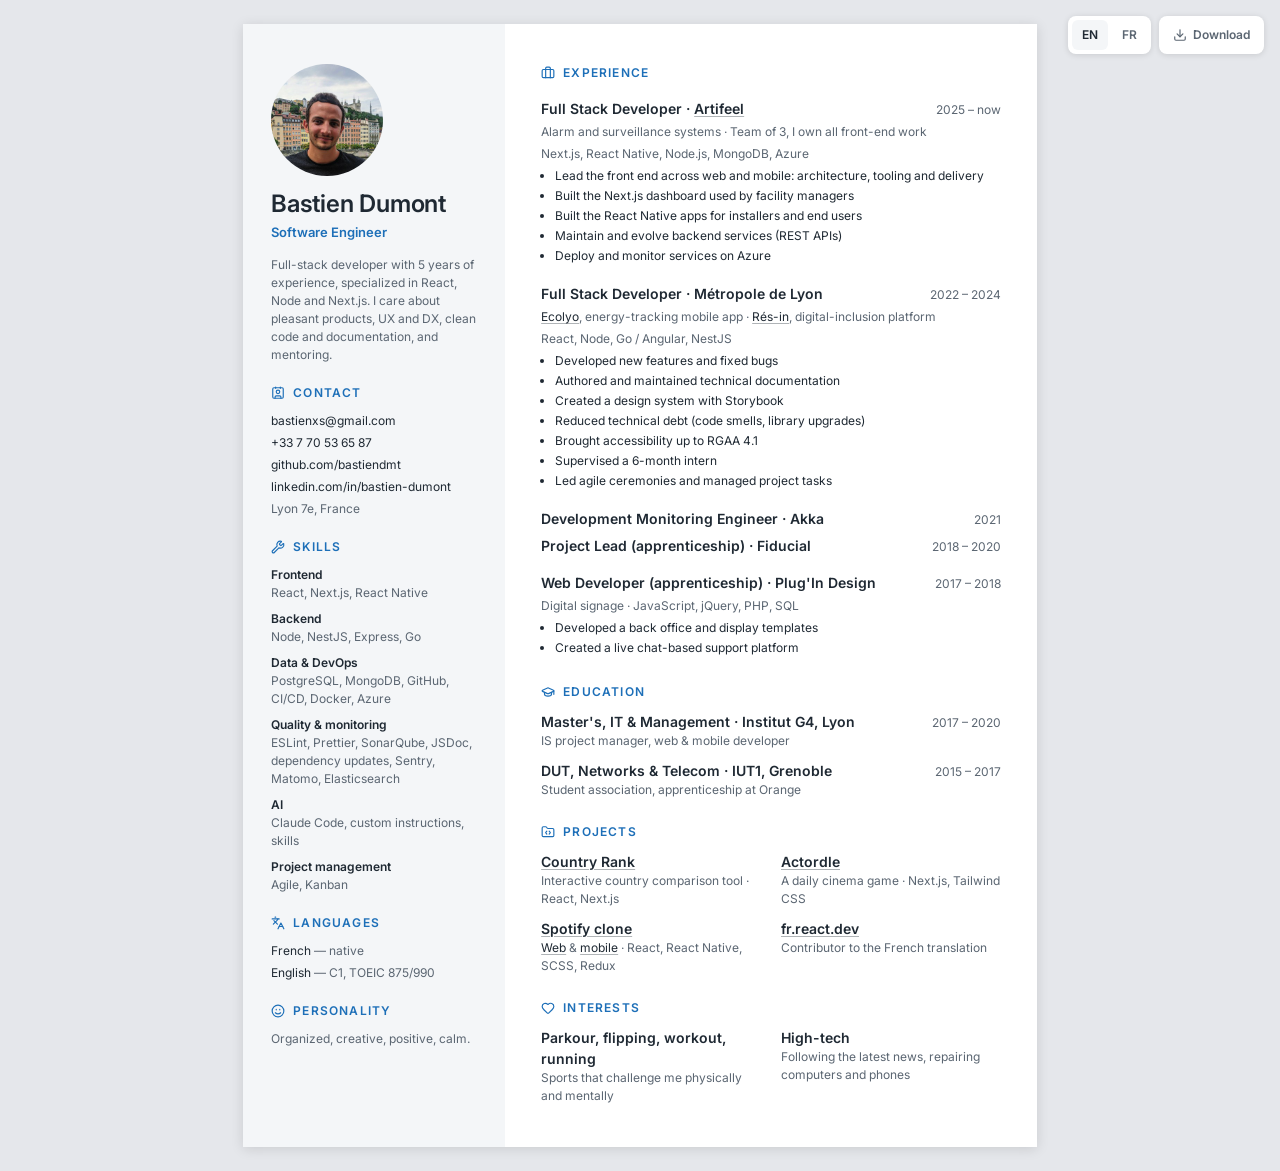
<file: index.html>
<!doctype html>
<html lang="en">
<head>
<meta charset="utf-8">
<meta name="viewport" content="width=device-width, initial-scale=1">
<link rel="alternate" hreflang="en" href="index.html">
<link rel="alternate" hreflang="fr" href="fr.html">
<title>Bastien Dumont — Software Engineer</title>
<link rel="preconnect" href="https://fonts.googleapis.com">
<link rel="preconnect" href="https://fonts.gstatic.com" crossorigin>
<link href="https://fonts.googleapis.com/css2?family=Inter:wght@400;600&display=swap" rel="stylesheet">
<link rel="stylesheet" href="style.css">
<link rel="icon" href="favicon.ico" sizes="32x32">
<link rel="icon" href="favicon-32.png" sizes="32x32" type="image/png">
<link rel="icon" href="favicon.svg" sizes="any" type="image/svg+xml">
<link rel="apple-touch-icon" href="apple-touch-icon.png" sizes="180x180">
</head>
<body>
<div class="toolbar">
<nav class="lang" aria-label="Language">
  <a href="index.html" hreflang="en" aria-current="page">EN</a>
  <a href="fr.html" hreflang="fr">FR</a>
</nav>
<a class="pdf" href="cv-bastien-dumont-software-engineer-en.pdf" download><svg viewBox="0 0 24 24" width="14" height="14" fill="none" stroke="currentColor" stroke-width="2" stroke-linecap="round" stroke-linejoin="round" aria-hidden="true"><path d="M12 15V3" /><path d="M21 15v4a2 2 0 0 1-2 2H5a2 2 0 0 1-2-2v-4" /><path d="m7 10 5 5 5-5" /></svg>Download</a>
</div>
<div class="page">

  <aside>
    <div class="intro">
      <img class="photo" src="photo.jpg" alt="Portrait of Bastien Dumont">
      <div>
        <h1>Bastien Dumont</h1>
        <p class="role">Software Engineer</p>
      </div>
      <p class="muted">Full-stack developer with 5 years of experience, specialized in React, Node and Next.js. I care about pleasant products, UX and DX, clean code and documentation, and mentoring.</p>
    </div>

    <section>
      <h2><svg class="icon" viewBox="0 0 24 24" aria-hidden="true"><path d="M16 2v2" /><path d="M7 21v-2a2 2 0 012-2h6a2 2 0 012 2v2" /><path d="M8 2v2" /><circle cx="12" cy="10" r="3" /><rect x="3" y="3" width="18" height="18" rx="2" /></svg>Contact</h2>
      <div class="stack-tight">
        <a href="mailto:bastienxs@gmail.com">bastienxs@gmail.com</a>
        <a href="tel:+33770536587">+33 7 70 53 65 87</a>
        <a href="https://github.com/bastiendmt">github.com/bastiendmt</a>
        <a href="https://linkedin.com/in/bastien-dumont">linkedin.com/in/bastien-dumont</a>
        <span class="muted">Lyon 7e, France</span>
      </div>
    </section>

    <section>
      <h2><svg class="icon" viewBox="0 0 24 24" aria-hidden="true"><path d="M14.7 6.3a1 1 0 0 0 0 1.4l1.6 1.6a1 1 0 0 0 1.4 0l3.106-3.105c.32-.322.863-.22.983.218a6 6 0 0 1-8.259 7.057l-7.91 7.91a1 1 0 0 1-2.999-3l7.91-7.91a6 6 0 0 1 7.057-8.259c.438.12.54.662.219.984z" /></svg>Skills</h2>
      <div class="stack-skills">
        <div><div class="label">Frontend</div><div class="muted">React, Next.js, React Native</div></div>
        <div><div class="label">Backend</div><div class="muted">Node, NestJS, Express, Go</div></div>
        <div><div class="label">Data &amp; DevOps</div><div class="muted">PostgreSQL, MongoDB, GitHub, CI/CD, Docker, Azure</div></div>
        <div><div class="label">Quality &amp; monitoring</div><div class="muted">ESLint, Prettier, SonarQube, JSDoc, dependency updates, Sentry, Matomo, Elasticsearch</div></div>
        <div><div class="label">AI</div><div class="muted">Claude Code, custom instructions, skills</div></div>
        <div><div class="label">Project management</div><div class="muted">Agile, Kanban</div></div>
      </div>
    </section>

    <section>
      <h2><svg class="icon" viewBox="0 0 24 24" aria-hidden="true"><path d="m5 8 6 6" /><path d="m4 14 6-6 2-3" /><path d="M2 5h12" /><path d="M7 2h1" /><path d="m22 22-5-10-5 10" /><path d="M14 18h6" /></svg>Languages</h2>
      <div class="stack-tight">
        <div>French <span class="muted">— native</span></div>
        <div>English <span class="muted">— C1, TOEIC 875/990</span></div>
      </div>
    </section>

    <section>
      <h2><svg class="icon" viewBox="0 0 24 24" aria-hidden="true"><path d="M15 10V9" /><path d="M16.472 15a6 6 0 01-8.943 0" /><path d="M9 10V9" /><circle cx="12" cy="12" r="10" /></svg>Personality</h2>
      <p class="muted">Organized, creative, positive, calm.</p>
    </section>
  </aside>

  <main>
    <section class="experience">
      <h2><svg class="icon" viewBox="0 0 24 24" aria-hidden="true"><path d="M16 20V4a2 2 0 0 0-2-2h-4a2 2 0 0 0-2 2v16" /><rect width="20" height="14" x="2" y="6" rx="2" /></svg>Experience</h2>

      <div class="job">
        <div class="job-head"><h3>Full Stack Developer · <a href="https://artifeel.com/">Artifeel</a></h3><span class="date">2025 – now</span></div>
        <div class="muted">Alarm and surveillance systems · Team of 3, I own all front-end work</div>
        <div class="muted">Next.js, React Native, Node.js, MongoDB, Azure</div>
        <ul>
          <li>Lead the front end across web and mobile: architecture, tooling and delivery</li>
          <li>Built the Next.js dashboard used by facility managers</li>
          <li>Built the React Native apps for installers and end users</li>
          <li>Maintain and evolve backend services (REST APIs)</li>
          <li>Deploy and monitor services on Azure</li>
        </ul>
      </div>

      <div class="job">
        <div class="job-head"><h3>Full Stack Developer · Métropole de Lyon</h3><span class="date">2022 – 2024</span></div>
        <div class="muted"><a href="https://www.alec-lyon.org/ecolyo-mes-consommations-denergie-et-deau-a-portee-de-main/">Ecolyo</a>, energy-tracking mobile app · <a href="https://resin.grandlyon.com/actualites">Rés-in</a>, digital-inclusion platform</div>
        <div class="muted">React, Node, Go / Angular, NestJS</div>
        <ul>
          <li>Developed new features and fixed bugs</li>
          <li>Authored and maintained technical documentation</li>
          <li>Created a design system with Storybook</li>
          <li>Reduced technical debt (code smells, library upgrades)</li>
          <li>Brought accessibility up to RGAA 4.1</li>
          <li>Supervised a 6-month intern</li>
          <li>Led agile ceremonies and managed project tasks</li>
        </ul>
      </div>

      <div class="job" style="gap: 6px;">
        <div class="job-head"><h3>Development Monitoring Engineer · Akka</h3><span class="date">2021</span></div>
        <div class="job-head"><h3>Project Lead (apprenticeship) · Fiducial</h3><span class="date">2018 – 2020</span></div>
      </div>

      <div class="job">
        <div class="job-head"><h3>Web Developer (apprenticeship) · Plug'In Design</h3><span class="date">2017 – 2018</span></div>
        <div class="muted">Digital signage · JavaScript, jQuery, PHP, SQL</div>
        <ul>
          <li>Developed a back office and display templates</li>
          <li>Created a live chat-based support platform</li>
        </ul>
      </div>
    </section>

    <section>
      <h2><svg class="icon" viewBox="0 0 24 24" aria-hidden="true"><path d="M21.42 10.922a1 1 0 0 0-.019-1.838L12.83 5.18a2 2 0 0 0-1.66 0L2.6 9.08a1 1 0 0 0 0 1.832l8.57 3.908a2 2 0 0 0 1.66 0z" /><path d="M22 10v6" /><path d="M6 12.5V16a6 3 0 0 0 12 0v-3.5" /></svg>Education</h2>
      <div>
        <div class="job-head"><h3>Master's, IT &amp; Management · Institut G4, Lyon</h3><span class="date">2017 – 2020</span></div>
        <div class="muted">IS project manager, web &amp; mobile developer</div>
      </div>
      <div>
        <div class="job-head"><h3>DUT, Networks &amp; Telecom · IUT1, Grenoble</h3><span class="date">2015 – 2017</span></div>
        <div class="muted">Student association, apprenticeship at Orange</div>
      </div>
    </section>

    <section>
      <h2><svg class="icon" viewBox="0 0 24 24" aria-hidden="true"><path d="M10 10.5 8 13l2 2.5" /><path d="m14 10.5 2 2.5-2 2.5" /><path d="M20 20a2 2 0 0 0 2-2V8a2 2 0 0 0-2-2h-7.9a2 2 0 0 1-1.69-.9L9.6 3.9A2 2 0 0 0 7.93 3H4a2 2 0 0 0-2 2v13a2 2 0 0 0 2 2z" /></svg>Projects</h2>
      <div class="grid-2">
        <div><h3><a href="https://country-rank.vercel.app/en">Country Rank</a></h3><div class="muted">Interactive country comparison tool · React, Next.js</div></div>
        <div><h3><a href="https://actordle.vercel.app/">Actordle</a></h3><div class="muted">A daily cinema game · Next.js, Tailwind CSS</div></div>
        <div><h3><a href="https://spoty-like.netlify.app/">Spotify clone</a></h3><div class="muted"><a href="https://spoty-like.netlify.app/">Web</a> &amp; <a href="https://github.com/bastiendmt/rn-spotify-clone">mobile</a> · React, React Native, SCSS, Redux</div></div>
        <div><h3><a href="https://fr.react.dev/">fr.react.dev</a></h3><div class="muted">Contributor to the French translation</div></div>
      </div>
    </section>

    <section>
      <h2><svg class="icon" viewBox="0 0 24 24" aria-hidden="true"><path d="M2 9.5a5.5 5.5 0 0 1 9.591-3.676.56.56 0 0 0 .818 0A5.49 5.49 0 0 1 22 9.5c0 2.29-1.5 4-3 5.5l-5.492 5.313a2 2 0 0 1-3 .019L5 15c-1.5-1.5-3-3.2-3-5.5" /></svg>Interests</h2>
      <div class="grid-2">
        <div><h3>Parkour, flipping, workout, running</h3><div class="muted">Sports that challenge me physically and mentally</div></div>
        <div><h3>High-tech</h3><div class="muted">Following the latest news, repairing computers and phones</div></div>
      </div>
    </section>
  </main>

</div>
</body>
</html>
</file>
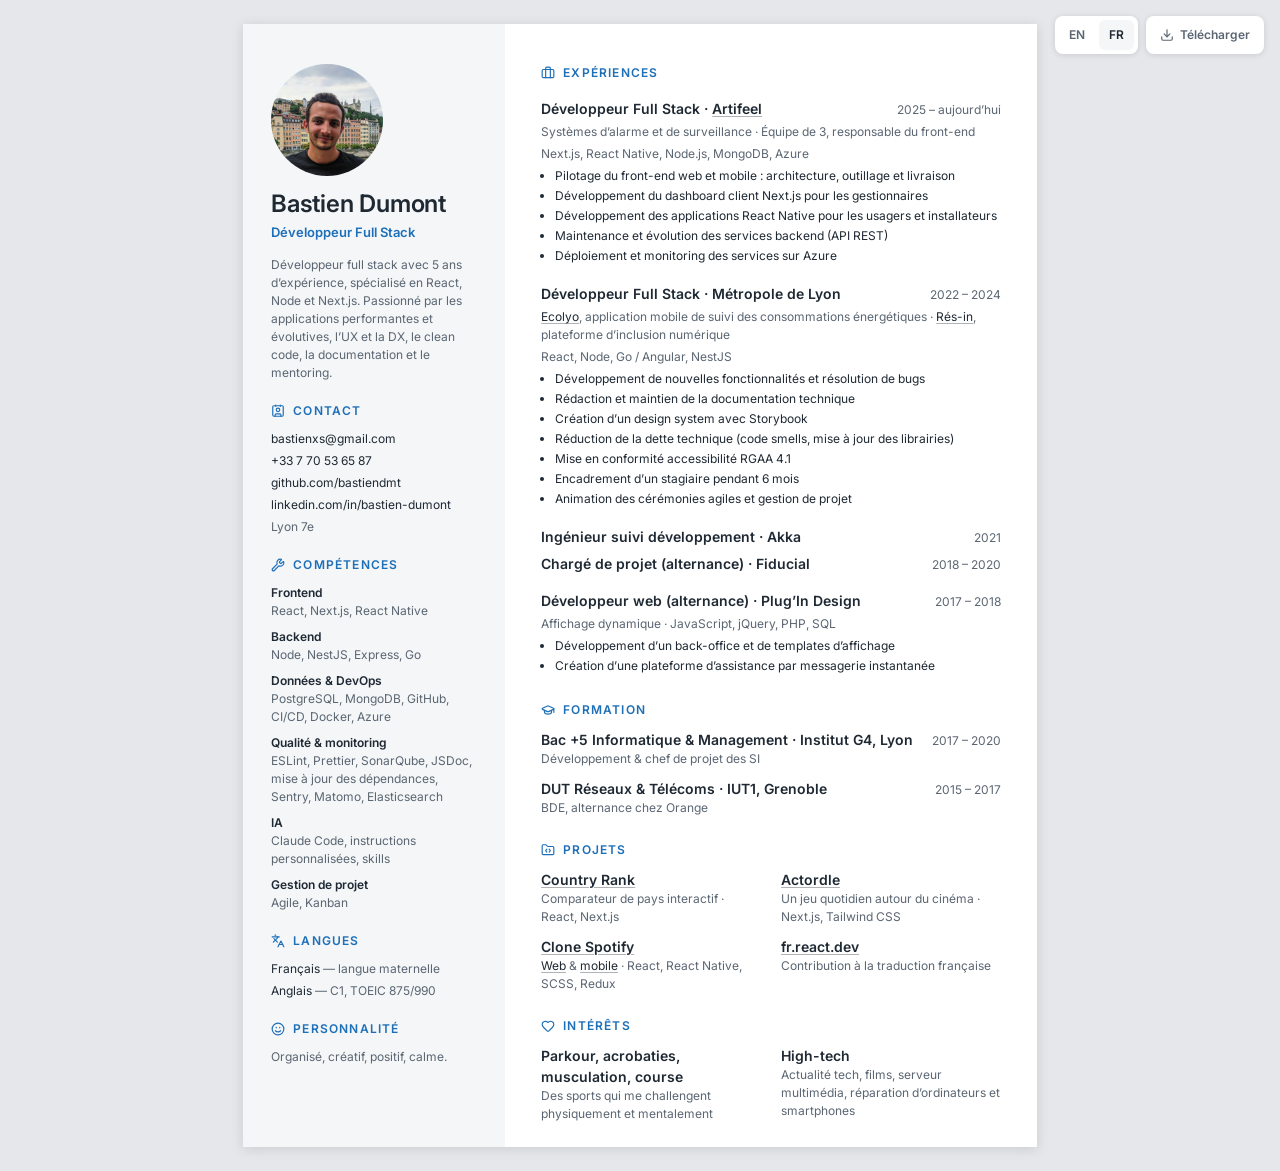
<file: fr.html>
<!doctype html>
<html lang="fr">
<head>
<meta charset="utf-8">
<meta name="viewport" content="width=device-width, initial-scale=1">
<link rel="alternate" hreflang="en" href="index.html">
<link rel="alternate" hreflang="fr" href="fr.html">
<title>Bastien Dumont — Développeur Full Stack</title>
<link rel="preconnect" href="https://fonts.googleapis.com">
<link rel="preconnect" href="https://fonts.gstatic.com" crossorigin>
<link href="https://fonts.googleapis.com/css2?family=Inter:wght@400;600&display=swap" rel="stylesheet">
<link rel="stylesheet" href="style.css">
<link rel="icon" href="favicon.ico" sizes="32x32">
<link rel="icon" href="favicon-32.png" sizes="32x32" type="image/png">
<link rel="icon" href="favicon.svg" sizes="any" type="image/svg+xml">
<link rel="apple-touch-icon" href="apple-touch-icon.png" sizes="180x180">
</head>
<body>
<div class="toolbar">
<nav class="lang" aria-label="Langue">
  <a href="index.html" hreflang="en">EN</a>
  <a href="fr.html" hreflang="fr" aria-current="page">FR</a>
</nav>
<a class="pdf" href="cv-bastien-dumont-developpeur-full-stack-fr.pdf" download><svg viewBox="0 0 24 24" width="14" height="14" fill="none" stroke="currentColor" stroke-width="2" stroke-linecap="round" stroke-linejoin="round" aria-hidden="true"><path d="M12 15V3" /><path d="M21 15v4a2 2 0 0 1-2 2H5a2 2 0 0 1-2-2v-4" /><path d="m7 10 5 5 5-5" /></svg>Télécharger</a>
</div>
<div class="page">

  <aside>
    <div class="intro">
      <img class="photo" src="photo.jpg" alt="Portrait de Bastien Dumont">
      <div>
        <h1>Bastien Dumont</h1>
        <p class="role">Développeur Full Stack</p>
      </div>
      <p class="muted">Développeur full stack avec 5 ans d’expérience, spécialisé en React, Node et Next.js. Passionné par les applications performantes et évolutives, l’UX et la DX, le clean code, la documentation et le mentoring.</p>
    </div>

    <section>
      <h2><svg class="icon" viewBox="0 0 24 24" aria-hidden="true"><path d="M16 2v2" /><path d="M7 21v-2a2 2 0 012-2h6a2 2 0 012 2v2" /><path d="M8 2v2" /><circle cx="12" cy="10" r="3" /><rect x="3" y="3" width="18" height="18" rx="2" /></svg>Contact</h2>
      <div class="stack-tight">
        <a href="mailto:bastienxs@gmail.com">bastienxs@gmail.com</a>
        <a href="tel:+33770536587">+33 7 70 53 65 87</a>
        <a href="https://github.com/bastiendmt">github.com/bastiendmt</a>
        <a href="https://linkedin.com/in/bastien-dumont">linkedin.com/in/bastien-dumont</a>
        <span class="muted">Lyon 7e</span>
      </div>
    </section>

    <section>
      <h2><svg class="icon" viewBox="0 0 24 24" aria-hidden="true"><path d="M14.7 6.3a1 1 0 0 0 0 1.4l1.6 1.6a1 1 0 0 0 1.4 0l3.106-3.105c.32-.322.863-.22.983.218a6 6 0 0 1-8.259 7.057l-7.91 7.91a1 1 0 0 1-2.999-3l7.91-7.91a6 6 0 0 1 7.057-8.259c.438.12.54.662.219.984z" /></svg>Compétences</h2>
      <div class="stack-skills">
        <div><div class="label">Frontend</div><div class="muted">React, Next.js, React Native</div></div>
        <div><div class="label">Backend</div><div class="muted">Node, NestJS, Express, Go</div></div>
        <div><div class="label">Données &amp; DevOps</div><div class="muted">PostgreSQL, MongoDB, GitHub, CI/CD, Docker, Azure</div></div>
        <div><div class="label">Qualité &amp; monitoring</div><div class="muted">ESLint, Prettier, SonarQube, JSDoc, mise à jour des dépendances, Sentry, Matomo, Elasticsearch</div></div>
        <div><div class="label">IA</div><div class="muted">Claude Code, instructions personnalisées, skills</div></div>
        <div><div class="label">Gestion de projet</div><div class="muted">Agile, Kanban</div></div>
      </div>
    </section>

    <section>
      <h2><svg class="icon" viewBox="0 0 24 24" aria-hidden="true"><path d="m5 8 6 6" /><path d="m4 14 6-6 2-3" /><path d="M2 5h12" /><path d="M7 2h1" /><path d="m22 22-5-10-5 10" /><path d="M14 18h6" /></svg>Langues</h2>
      <div class="stack-tight">
        <div>Français <span class="muted">— langue maternelle</span></div>
        <div>Anglais <span class="muted">— C1, TOEIC 875/990</span></div>
      </div>
    </section>

    <section>
      <h2><svg class="icon" viewBox="0 0 24 24" aria-hidden="true"><path d="M15 10V9" /><path d="M16.472 15a6 6 0 01-8.943 0" /><path d="M9 10V9" /><circle cx="12" cy="12" r="10" /></svg>Personnalité</h2>
      <p class="muted">Organisé, créatif, positif, calme.</p>
    </section>
  </aside>

  <main>
    <section class="experience">
      <h2><svg class="icon" viewBox="0 0 24 24" aria-hidden="true"><path d="M16 20V4a2 2 0 0 0-2-2h-4a2 2 0 0 0-2 2v16" /><rect width="20" height="14" x="2" y="6" rx="2" /></svg>Expériences</h2>

      <div class="job">
        <div class="job-head"><h3>Développeur Full Stack · <a href="https://artifeel.com/">Artifeel</a></h3><span class="date">2025 – aujourd’hui</span></div>
        <div class="muted">Systèmes d’alarme et de surveillance · Équipe de 3, responsable du front-end</div>
        <div class="muted">Next.js, React Native, Node.js, MongoDB, Azure</div>
        <ul>
          <li>Pilotage du front-end web et mobile : architecture, outillage et livraison</li>
          <li>Développement du dashboard client Next.js pour les gestionnaires</li>
          <li>Développement des applications React Native pour les usagers et installateurs</li>
          <li>Maintenance et évolution des services backend (API REST)</li>
          <li>Déploiement et monitoring des services sur Azure</li>
        </ul>
      </div>

      <div class="job">
        <div class="job-head"><h3>Développeur Full Stack · Métropole de Lyon</h3><span class="date">2022 – 2024</span></div>
        <div class="muted"><a href="https://www.alec-lyon.org/ecolyo-mes-consommations-denergie-et-deau-a-portee-de-main/">Ecolyo</a>, application mobile de suivi des consommations énergétiques · <a href="https://resin.grandlyon.com/actualites">Rés-in</a>, plateforme d’inclusion numérique</div>
        <div class="muted">React, Node, Go / Angular, NestJS</div>
        <ul>
          <li>Développement de nouvelles fonctionnalités et résolution de bugs</li>
          <li>Rédaction et maintien de la documentation technique</li>
          <li>Création d’un design system avec Storybook</li>
          <li>Réduction de la dette technique (code smells, mise à jour des librairies)</li>
          <li>Mise en conformité accessibilité RGAA 4.1</li>
          <li>Encadrement d’un stagiaire pendant 6 mois</li>
          <li>Animation des cérémonies agiles et gestion de projet</li>
        </ul>
      </div>

      <div class="job" style="gap: 6px;">
        <div class="job-head"><h3>Ingénieur suivi développement · Akka</h3><span class="date">2021</span></div>
        <div class="job-head"><h3>Chargé de projet (alternance) · Fiducial</h3><span class="date">2018 – 2020</span></div>
      </div>

      <div class="job">
        <div class="job-head"><h3>Développeur web (alternance) · Plug’In Design</h3><span class="date">2017 – 2018</span></div>
        <div class="muted">Affichage dynamique · JavaScript, jQuery, PHP, SQL</div>
        <ul>
          <li>Développement d’un back-office et de templates d’affichage</li>
          <li>Création d’une plateforme d’assistance par messagerie instantanée</li>
        </ul>
      </div>
    </section>

    <section>
      <h2><svg class="icon" viewBox="0 0 24 24" aria-hidden="true"><path d="M21.42 10.922a1 1 0 0 0-.019-1.838L12.83 5.18a2 2 0 0 0-1.66 0L2.6 9.08a1 1 0 0 0 0 1.832l8.57 3.908a2 2 0 0 0 1.66 0z" /><path d="M22 10v6" /><path d="M6 12.5V16a6 3 0 0 0 12 0v-3.5" /></svg>Formation</h2>
      <div>
        <div class="job-head"><h3>Bac +5 Informatique &amp; Management · Institut G4, Lyon</h3><span class="date">2017 – 2020</span></div>
        <div class="muted">Développement &amp; chef de projet des SI</div>
      </div>
      <div>
        <div class="job-head"><h3>DUT Réseaux &amp; Télécoms · IUT1, Grenoble</h3><span class="date">2015 – 2017</span></div>
        <div class="muted">BDE, alternance chez Orange</div>
      </div>
    </section>

    <section>
      <h2><svg class="icon" viewBox="0 0 24 24" aria-hidden="true"><path d="M10 10.5 8 13l2 2.5" /><path d="m14 10.5 2 2.5-2 2.5" /><path d="M20 20a2 2 0 0 0 2-2V8a2 2 0 0 0-2-2h-7.9a2 2 0 0 1-1.69-.9L9.6 3.9A2 2 0 0 0 7.93 3H4a2 2 0 0 0-2 2v13a2 2 0 0 0 2 2z" /></svg>Projets</h2>
      <div class="grid-2">
        <div><h3><a href="https://country-rank.vercel.app/en">Country Rank</a></h3><div class="muted">Comparateur de pays interactif · React, Next.js</div></div>
        <div><h3><a href="https://actordle.vercel.app/">Actordle</a></h3><div class="muted">Un jeu quotidien autour du cinéma · Next.js, Tailwind CSS</div></div>
        <div><h3><a href="https://spoty-like.netlify.app/">Clone Spotify</a></h3><div class="muted"><a href="https://spoty-like.netlify.app/">Web</a> &amp; <a href="https://github.com/bastiendmt/rn-spotify-clone">mobile</a> · React, React Native, SCSS, Redux</div></div>
        <div><h3><a href="https://fr.react.dev/">fr.react.dev</a></h3><div class="muted">Contribution à la traduction française</div></div>
      </div>
    </section>

    <section>
      <h2><svg class="icon" viewBox="0 0 24 24" aria-hidden="true"><path d="M2 9.5a5.5 5.5 0 0 1 9.591-3.676.56.56 0 0 0 .818 0A5.49 5.49 0 0 1 22 9.5c0 2.29-1.5 4-3 5.5l-5.492 5.313a2 2 0 0 1-3 .019L5 15c-1.5-1.5-3-3.2-3-5.5" /></svg>Intérêts</h2>
      <div class="grid-2">
        <div><h3>Parkour, acrobaties, musculation, course</h3><div class="muted">Des sports qui me challengent physiquement et mentalement</div></div>
        <div><h3>High-tech</h3><div class="muted">Actualité tech, films, serveur multimédia, réparation d’ordinateurs et smartphones</div></div>
      </div>
    </section>
  </main>

</div>
</body>
</html>
</file>
<file: style.css>
/* ── Design tokens: change the accent here ─────────────────── */
:root {
  --accent: #1D6FB8;   /* try #0F766E, #B45309 or #1F2933 */
  --ink: #1F2933;
  --muted: #5B6672;
  --sidebar: #F4F6F8;
  --paper: #FFFFFF;
}

/* ── Page setup: A4, prints edge to edge ───────────────────── */
@page { size: A4; margin: 0; }
* { box-sizing: border-box; }
html, body { margin: 0; padding: 0; }
body {
  background: #E5E7EB;
  font-family: Inter, system-ui, sans-serif;
  font-size: 12px;
  line-height: 1.5;
  color: var(--ink);
  -webkit-print-color-adjust: exact;
  print-color-adjust: exact;
}
.page {
  width: 210mm;
  height: 297mm;
  margin: 24px auto;
  display: flex;
  background: var(--paper);
  box-shadow: 0 2px 12px rgba(0,0,0,.12);
  overflow: hidden;
}
@media print {
  body { background: none; }
  .page { margin: 0; box-shadow: none; }
}

/* ── Columns ───────────────────────────────────────────────── */
aside {
  width: 262px;
  flex-shrink: 0;
  padding: 40px 28px;
  background: var(--sidebar);
  display: flex;
  flex-direction: column;
  gap: 20px;
}
main {
  flex: 1;
  min-width: 0;
  padding: 40px 36px;
  display: flex;
  flex-direction: column;
  gap: 24px;
}

/* ── Text roles (the only five) ────────────────────────────── */
h1 { margin: 0; font-size: 24px; font-weight: 600; line-height: 1.2; letter-spacing: -0.01em; }
.role { margin: 4px 0 0; font-size: 13px; font-weight: 600; color: var(--accent); }
h2 {
  margin: 0;
  font-size: 12px;
  font-weight: 600;
  letter-spacing: 0.1em;
  text-transform: uppercase;
  color: var(--accent);
}
h2 { display: flex; align-items: center; gap: 8px; }
.icon {
  width: 14px; height: 14px; flex-shrink: 0;
  fill: none; stroke: currentColor; stroke-width: 2;
  stroke-linecap: round; stroke-linejoin: round;
}
h3 { margin: 0; font-size: 14px; font-weight: 600; }
.muted { color: var(--muted); }
p { margin: 0; }

a { color: var(--ink); text-decoration: none; }
a:hover { color: var(--accent); }
main a {
  text-decoration: underline; text-decoration-thickness: 1px; text-underline-offset: 2px;
  text-decoration-color: color-mix(in srgb, currentColor 35%, transparent);
}
main a:hover { text-decoration-color: currentColor; }

/* ── Blocks ────────────────────────────────────────────────── */
section { display: flex; flex-direction: column; gap: 10px; }
.stack-tight { display: flex; flex-direction: column; gap: 4px; }
.stack-skills { display: flex; flex-direction: column; gap: 8px; }
.label { font-weight: 600; }
.photo { width: 112px; height: 112px; border-radius: 50%; object-fit: cover; display: block; }
.intro { display: flex; flex-direction: column; gap: 14px; }

.job { display: flex; flex-direction: column; gap: 4px; }
.job-head { display: flex; justify-content: space-between; gap: 12px; align-items: baseline; }
.date { color: var(--muted); white-space: nowrap; }
ul { margin: 0; padding-left: 14px; }
li { margin: 0 0 2px; }

.grid-2 { display: grid; grid-template-columns: repeat(2, minmax(0, 1fr)); gap: 10px 20px; }
.experience { gap: 16px; }

/* ── Language switch (screen only, never printed) ──────────── */
.toolbar { position: fixed; top: 16px; right: 16px; display: flex; gap: 8px; }
.lang {
  display: flex; gap: 4px; padding: 4px;
  background: var(--paper); border-radius: 8px;
  box-shadow: 0 1px 6px rgba(0,0,0,.12);
  font-weight: 600; font-size: 12px;
}
.lang a { padding: 6px 10px; border-radius: 6px; color: var(--muted); }
.lang a[aria-current="page"] { background: var(--sidebar); color: var(--ink); }
.pdf {
  display: flex; align-items: center; gap: 6px; padding: 0 14px;
  background: var(--paper); border-radius: 8px;
  box-shadow: 0 1px 6px rgba(0,0,0,.12);
  font-weight: 600; font-size: 12px; color: var(--muted);
}
.pdf:hover { color: var(--accent); }
@media print { .toolbar { display: none; } }
</file>
